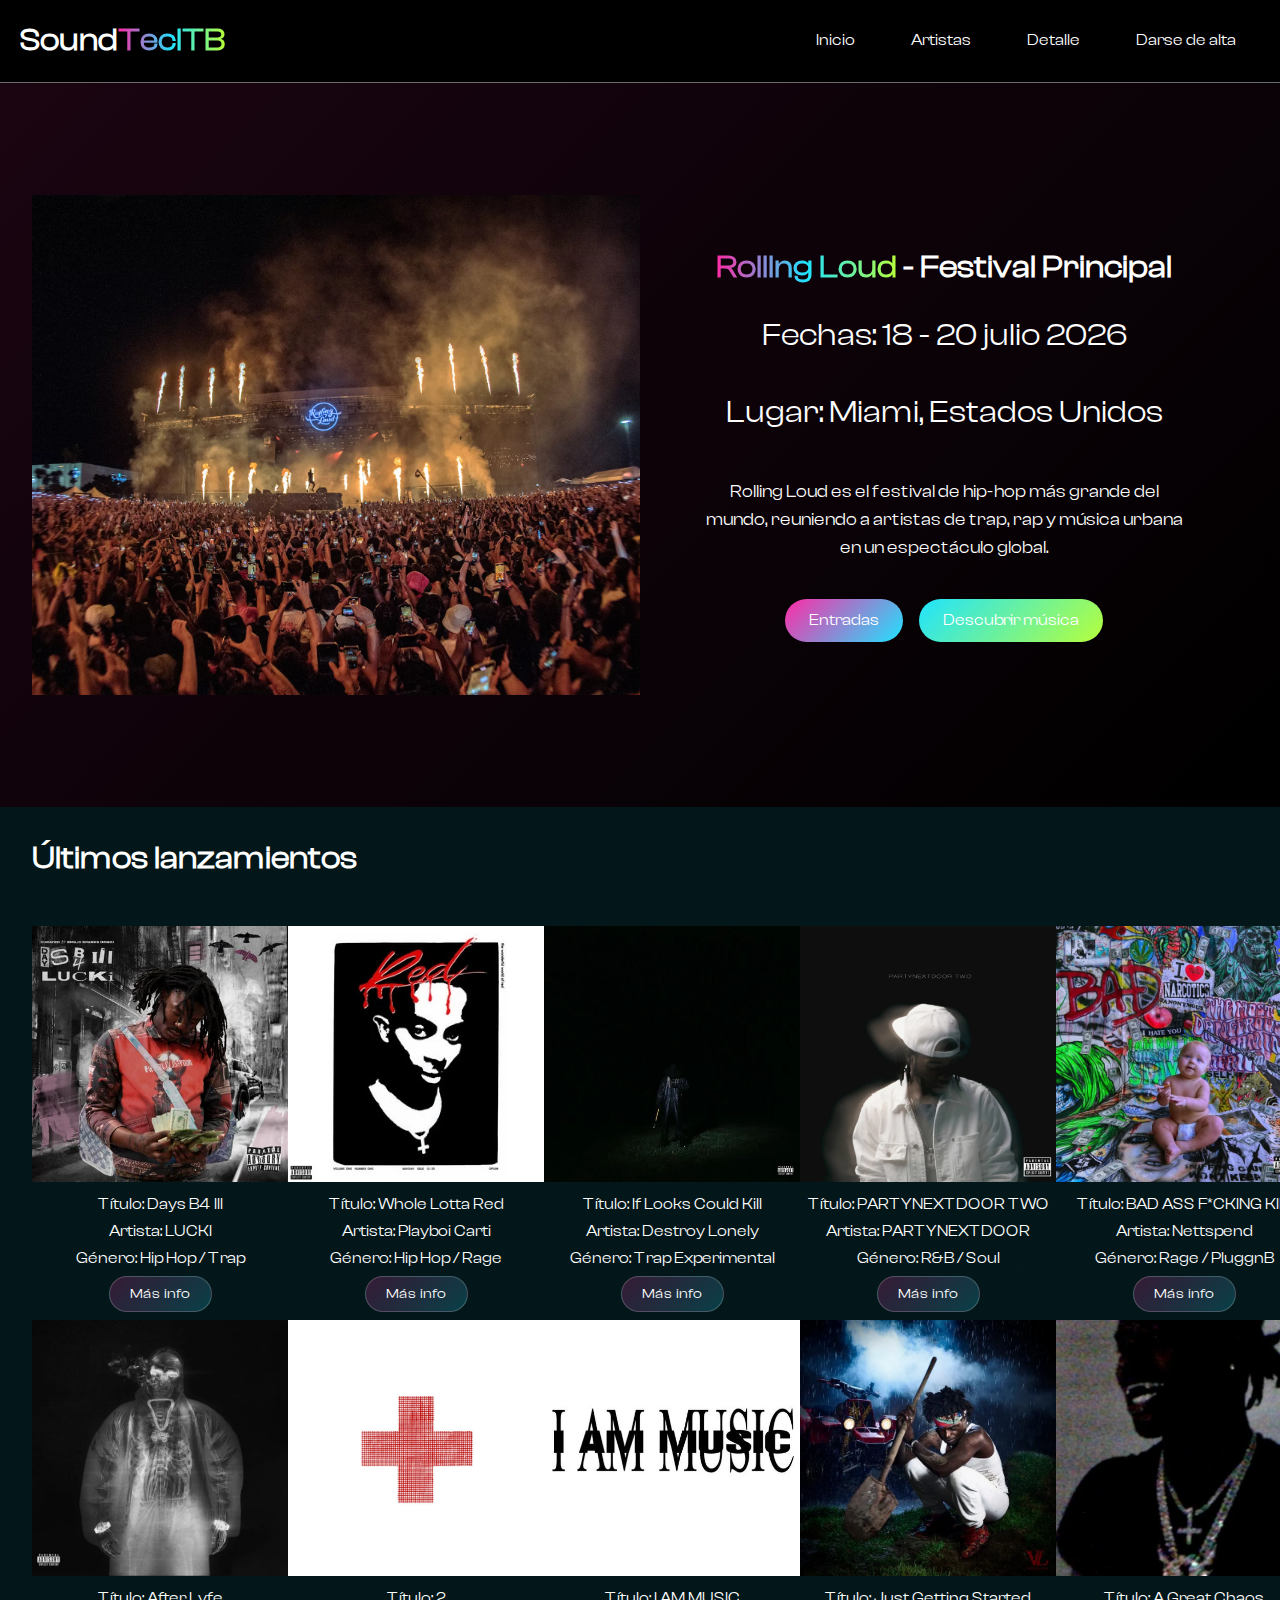
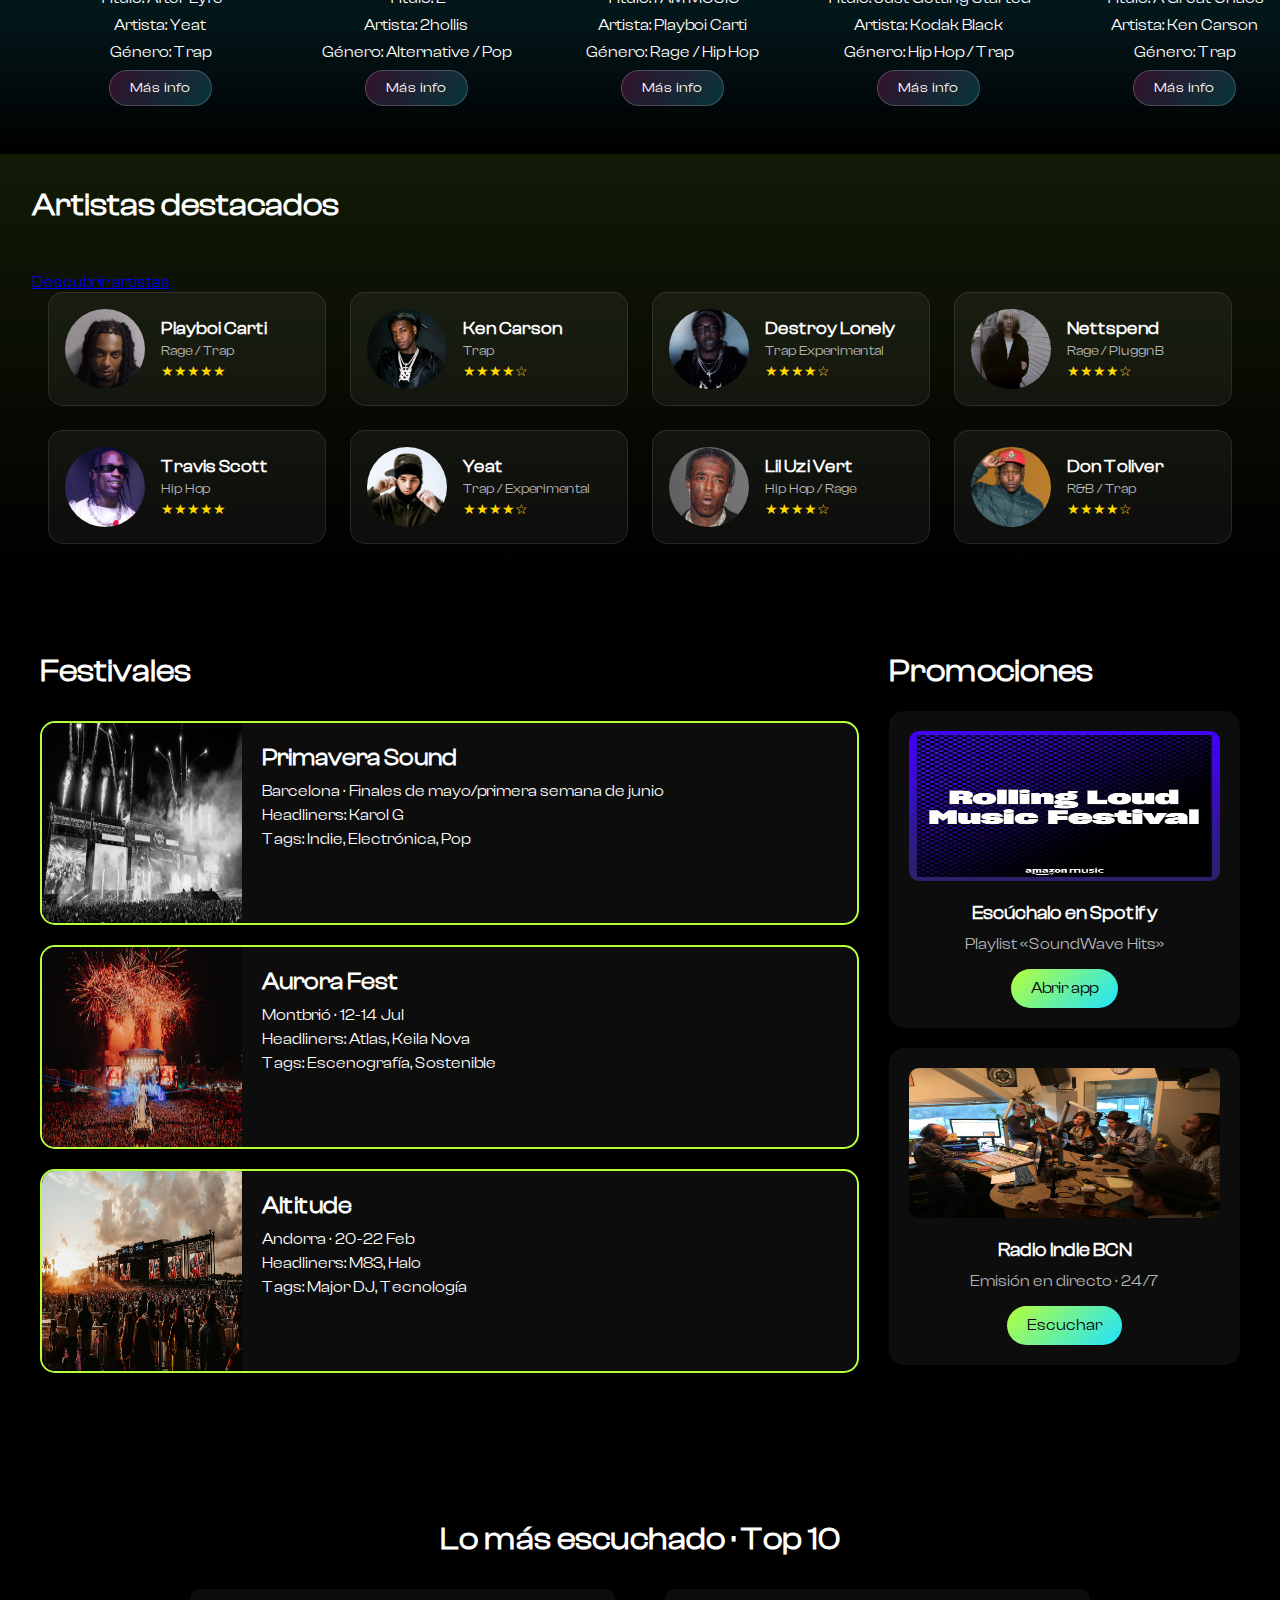
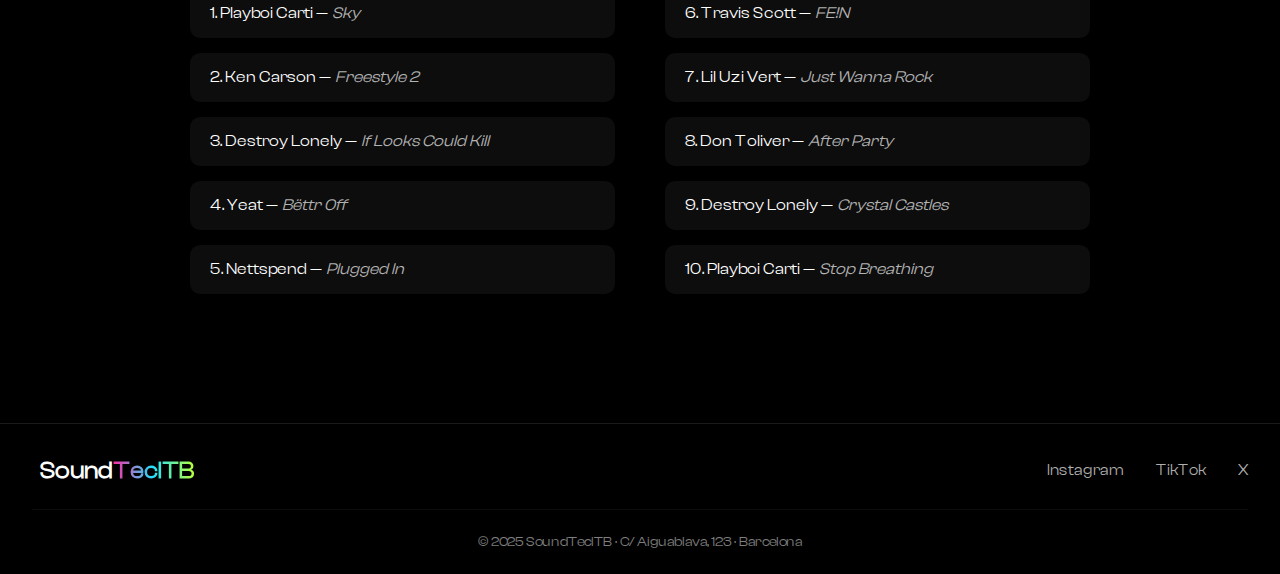
<file: index.html>
<!DOCTYPE html>
<html lang="es">

<head>
    <meta charset="UTF-8">
    <meta name="viewport" content="width=device-width, initial-scale=1.0">
    <link rel="stylesheet" href="global/css/index.css">
    <link rel="stylesheet" href="global/css/global.css">
    <link rel="icon" type="image/x-icon" href="resources/img/logo/blackLogo.ico">
    <title>SoundTecITB - Página principal</title>
</head>

<body>

    <!-- Header/Navbar -->
    <header>
        <nav>
            <h1>Sound<span>TecITB</span></h1>
            <ul class="horizontal-navBar">
                <li><a href="index.html">Inicio</a></li>
                <li><a href="pages/artists.html">Artistas</a></li>
                <li><a href="pages/details.html">Detalle</a></li>
                <li><a href="pages/alta.html">Darse de alta</a></li>
            </ul>
        </nav>
    </header>


    <!--Main Page-->
    <main class>
        <!--Primary festival-->
        <section class="primaryFestivalSection">
            <div class="container">
                <div class="primaryFestival">
                    <div class="primaryFestivalImage">
                        <img class="primaryFestivalImg" src="resources/img/cartelRollingLoud.webp" alt="Imagen del festival principal">
                    </div>
                    <div class="primaryFestivalText">
                        <h2><span>Rolling Loud</span> - Festival Principal</h2>
                        <p>Fechas: 18 - 20 julio 2026</p>
                        <p>Lugar: Miami, Estados Unidos</p>
                        <p>Rolling Loud es el festival de hip-hop más grande del mundo, reuniendo a artistas de trap, rap y música urbana en un espectáculo global.</p>

                        <div class="button-container">
                            <a href="">Entradas</a>
                            <a href="">Descubrir música</a>
                        </div>
                    </div>

                </div>
        </section>

        <!--Last releases (Albums/Songs)-->
        <section class="lastReleasesSection">
            <div class="container">
                <h2>Últimos lanzamientos</h2>

                <div class="flex-container">
                    <article>
                        <img src="resources/img/luckiAlbumOne.webp" alt="Portada del álbum 1">
                        <p>Título: Days B4 III</p>
                        <p>Artista: LUCKI</p>
                        <p>Género: Hip Hop / Trap</p>
                        <p><a href="pages/details.html">Más info</a></p>
                    </article>

                    <article>
                        <img src="resources/img/cartiAlbumTwo.webp" alt="Portada del álbum 2">
                        <p>Título: Whole Lotta Red</p>
                        <p>Artista: Playboi Carti</p>
                        <p>Género: Hip Hop / Rage</p>
                        <p><a href="pages/details.html">Más info</a></p>
                    </article>

                    <article>
                        <img src="resources/img/loneAlbumThree.webp" alt="Portada del álbum 3">
                        <p>Título: If Looks Could Kill</p>
                        <p>Artista: Destroy Lonely</p>
                        <p>Género: Trap Experimental</p>
                        <p><a href="pages/details.html">Más info</a></p>
                    </article>

                    <article>
                        <img src="resources/img/pndAlbumFour.webp" alt="Portada del álbum 4">
                        <p>Título: PARTYNEXTDOOR TWO</p>
                        <p>Artista: PARTYNEXTDOOR</p>
                        <p>Género: R&B / Soul</p>
                        <p><a href="pages/details.html">Más info</a></p>
                    </article>

                    <article>
                        <img src="resources/img/nettspendAlbumFive.webp" alt="Portada del álbum 5">
                        <p>Título: BAD ASS F*CKING KID</p>
                        <p>Artista: Nettspend</p>
                        <p>Género: Rage / PluggnB</p>
                        <p><a href="pages/details.html">Más info</a></p>
                    </article>
                </div>

                <div class="flex-container">
                    <article>
                        <img src="resources/img/yeatAlbumSix.webp" alt="Portada del álbum 6">
                        <p>Título: After Lyfe</p>
                        <p>Artista: Yeat</p>
                        <p>Género: Trap</p>
                        <p><a href="pages/details.html">Más info</a></p>
                    </article>

                    <article>
                        <img src="resources/img/2hollisAlbumSeven.webp" alt="Portada del álbum 7">
                        <p>Título: 2</p>
                        <p>Artista: 2hollis</p>
                        <p>Género: Alternative / Pop</p>
                        <p><a href="pages/details.html">Más info</a></p>
                    </article>

                    <article>
                        <img src="resources/img/cartiAlbumEight.webp" alt="Portada del álbum 8">
                        <p>Título: I AM MUSIC</p>
                        <p>Artista: Playboi Carti</p>
                        <p>Género: Rage / Hip Hop</p>
                        <p><a href="pages/details.html">Más info</a></p>
                    </article>

                    <article>
                        <img src="resources/img/kodakAlbumNine.webp" alt="Portada del álbum 9">
                        <p>Título: Just Getting Started</p>
                        <p>Artista: Kodak Black</p>
                        <p>Género: Hip Hop / Trap</p>
                        <p><a href="pages/details.html">Más info</a></p>
                    </article>

                    <article>
                        <img src="resources/img/kenAlbumTen.webp" alt="Portada del álbum 10">
                        <p>Título: A Great Chaos</p>
                        <p>Artista: Ken Carson</p>
                        <p>Género: Trap</p>
                        <p><a href="pages/details.html">Más info</a></p>
                    </article>
                </div>
            </div>
        </section>

        <!--Featured Artists-->
        <section class="featuredArtistsSection">
            <div class="container">
                <div class="button-container">
                    <h2>Artistas destacados</h2>
                    <a href="/pages/artists.html">Descubrir artistas</a>
                </div>

                <div class="artists-grid">
                    <!-- Artist Card 1 -->
                    <article class="artist-card">
                        <img src="resources/img/Artists/oneArtistCarti.webp" alt="Foto del artista Playboi Carti">
                        <div class="artist-info">
                            <h3>Playboi Carti</h3>
                            <p class="genre">Rage / Trap</p>
                            <p class="rating">★★★★★</p>
                        </div>
                    </article>

                    <!-- Artist Card 2 -->
                    <article class="artist-card">
                        <img src="resources/img/Artists/twoArtistKen.webp" alt="Foto del artista Ken Carson">
                        <div class="artist-info">
                            <h3>Ken Carson</h3>
                            <p class="genre">Trap</p>
                            <p class="rating">★★★★☆</p>
                        </div>
                    </article>

                    <!-- Artist Card 3 -->
                    <article class="artist-card">
                        <img src="resources/img/Artists/threeArtistLone.webp" alt="Foto del artista Destroy Lonely">
                        <div class="artist-info">
                            <h3>Destroy Lonely</h3>
                            <p class="genre">Trap Experimental</p>
                            <p class="rating">★★★★☆</p>
                        </div>
                    </article>

                    <!-- Artist Card 4 -->
                    <article class="artist-card">
                        <img src="resources/img/Artists/fourArtistNett.webp" alt="Foto del artista Nettspend">
                        <div class="artist-info">
                            <h3>Nettspend</h3>
                            <p class="genre">Rage / PluggnB</p>
                            <p class="rating">★★★★☆</p>
                        </div>
                    </article>

                    <!-- Artist Card 5 -->
                    <article class="artist-card">
                        <img src="resources/img/Artists/fiveArtistTravis.webp" alt="Foto del artista Travis Scott">
                        <div class="artist-info">
                            <h3>Travis Scott</h3>
                            <p class="genre">Hip Hop</p>
                            <p class="rating">★★★★★</p>
                        </div>
                    </article>

                    <!-- Artist Card 6 -->
                     <article class="artist-card">
                        <img src="resources/img/Artists/sixArtistYeat.webp" alt="Foto del artista Yeat">
                        <div class="artist-info">
                            <h3>Yeat</h3>
                            <p class="genre">Trap / Experimental</p>
                            <p class="rating">★★★★☆</p>
                        </div>
                    </article>

                    <!-- Artist Card 7 -->
                     <article class="artist-card">
                        <img src="resources/img/Artists/sevenArtistUzi.webp" alt="Foto del artista Lil Uzi Vert">
                        <div class="artist-info">
                            <h3>Lil Uzi Vert</h3>
                            <p class="genre">Hip Hop / Rage</p>
                            <p class="rating">★★★★☆</p>
                        </div>
                    </article>

                    <!-- Artist Card 8 -->
                     <article class="artist-card">
                        <img src="resources/img/Artists/eightArtistDon.webp" alt="Foto del artista Don Toliver">
                        <div class="artist-info">
                            <h3>Don Toliver</h3>
                            <p class="genre">R&B / Trap</p>
                            <p class="rating">★★★★☆</p>
                        </div>
                    </article>
                </div>
            </div>
        </section>
    </main>

        <!-- Festival/Aside Wrapper -->
        <div class="page-layout">
            <!-- Festivals -->
            <section class="festivalsSection">
                <h2>Festivales</h2>
                
                <article class="festival-card">
                    <img src="resources/img/otherConcerts/rollingLoudMiami.jpg" alt="Festival Rolling Loud">
                    <div class="festival-info">
                        <h3>Primavera Sound</h3>
                        <p>Barcelona · Finales de mayo/primera semana de junio</p>
                        <p>Headliners: Karol G</p>
                        <p>Tags: Indie, Electrónica, Pop</p>
                    </div>
                </article>

                <article class="festival-card">
                    <img src="resources/img/otherConcerts/wirelessFestival.jpg" alt="Festival Wireless">
                    <div class="festival-info">
                        <h3>Aurora Fest</h3>
                        <p>Montbrió · 12-14 Jul</p>
                        <p>Headliners: Atlas, Keila Nova</p>
                        <p>Tags: Escenografía, Sostenible</p>
                    </div>
                </article>

                <article class="festival-card">
                    <img src="resources/img/otherConcerts/rollingLoudPortugal.jpeg" alt="Festival Altitude">
                    <div class="festival-info">
                        <h3>Altitude</h3>
                        <p>Andorra · 20-22 Feb</p>
                        <p>Headliners: M83, Halo</p>
                        <p>Tags: Major DJ, Tecnología</p>
                    </div>
                </article>
            </section>

            <!-- Aside -->
            <aside>
                <h2>Promociones</h2>
                
                <div class="promo">
                    <img src="resources/img/ads/ad1.jpg" alt="Playlist Spotify">
                    <h3>Escúchalo en Spotify</h3>
                    <p>Playlist «SoundWave Hits»</p>
                    <a href="#">Abrir app</a>
                </div>

                <div class="promo">
                    <img src="resources/img/ads/ad2.jpg" alt="Radio">
                    <h3>Radio Indie BCN</h3>
                    <p>Emisión en directo · 24/7</p>
                    <a href="#">Escuchar</a>
                </div>
            </aside>
        </div>


        <!--Most listened songs-->
        <section class="topSongsSection">
            <div class="container">
                <h2>Lo más escuchado · Top 10</h2>
                
                <div class="top-songs-grid">
                    <!-- Left column (1-5) -->
                    <ol class="songs-column">
                        <li>Playboi Carti — <span>Sky</span></li>
                        <li>Ken Carson — <span>Freestyle 2</span></li>
                        <li>Destroy Lonely — <span>If Looks Could Kill</span></li>
                        <li>Yeat — <span>Bëttr 0ff</span></li>
                        <li>Nettspend — <span>Plugged In</span></li>
                    </ol>
                    
                    <!-- Right column (6-10) -->
                    <ol class="songs-column" start="6">
                        <li>Travis Scott — <span>FE!N</span></li>
                        <li>Lil Uzi Vert — <span>Just Wanna Rock</span></li>
                        <li>Don Toliver — <span>After Party</span></li>
                        <li>Destroy Lonely — <span>Crystal Castles</span></li>
                        <li>Playboi Carti — <span>Stop Breathing</span></li>
                    </ol>
                </div>
            </div>
        </section>


    <!--Footer-->
    <footer>
        <div class="footer-content">
            <div class="footer-top">
                <div class="footer-logo">
                    <h2>Sound<span>TecITB</span></h2>
                </div>
                
                <div class="footer-links">
                    <a href="https://instagram.com" target="_blank">Instagram</a>
                    <a href="https://tiktok.com" target="_blank">TikTok</a>
                    <a href="https://x.com" target="_blank">X</a>
                </div>
            </div>
            
            <div class="footer-bottom">
                <p>© 2025 SoundTecITB · C/ Aiguablava, 123 · Barcelona</p>
            </div>
        </div>
    </footer>

</body>


</html>
</file>
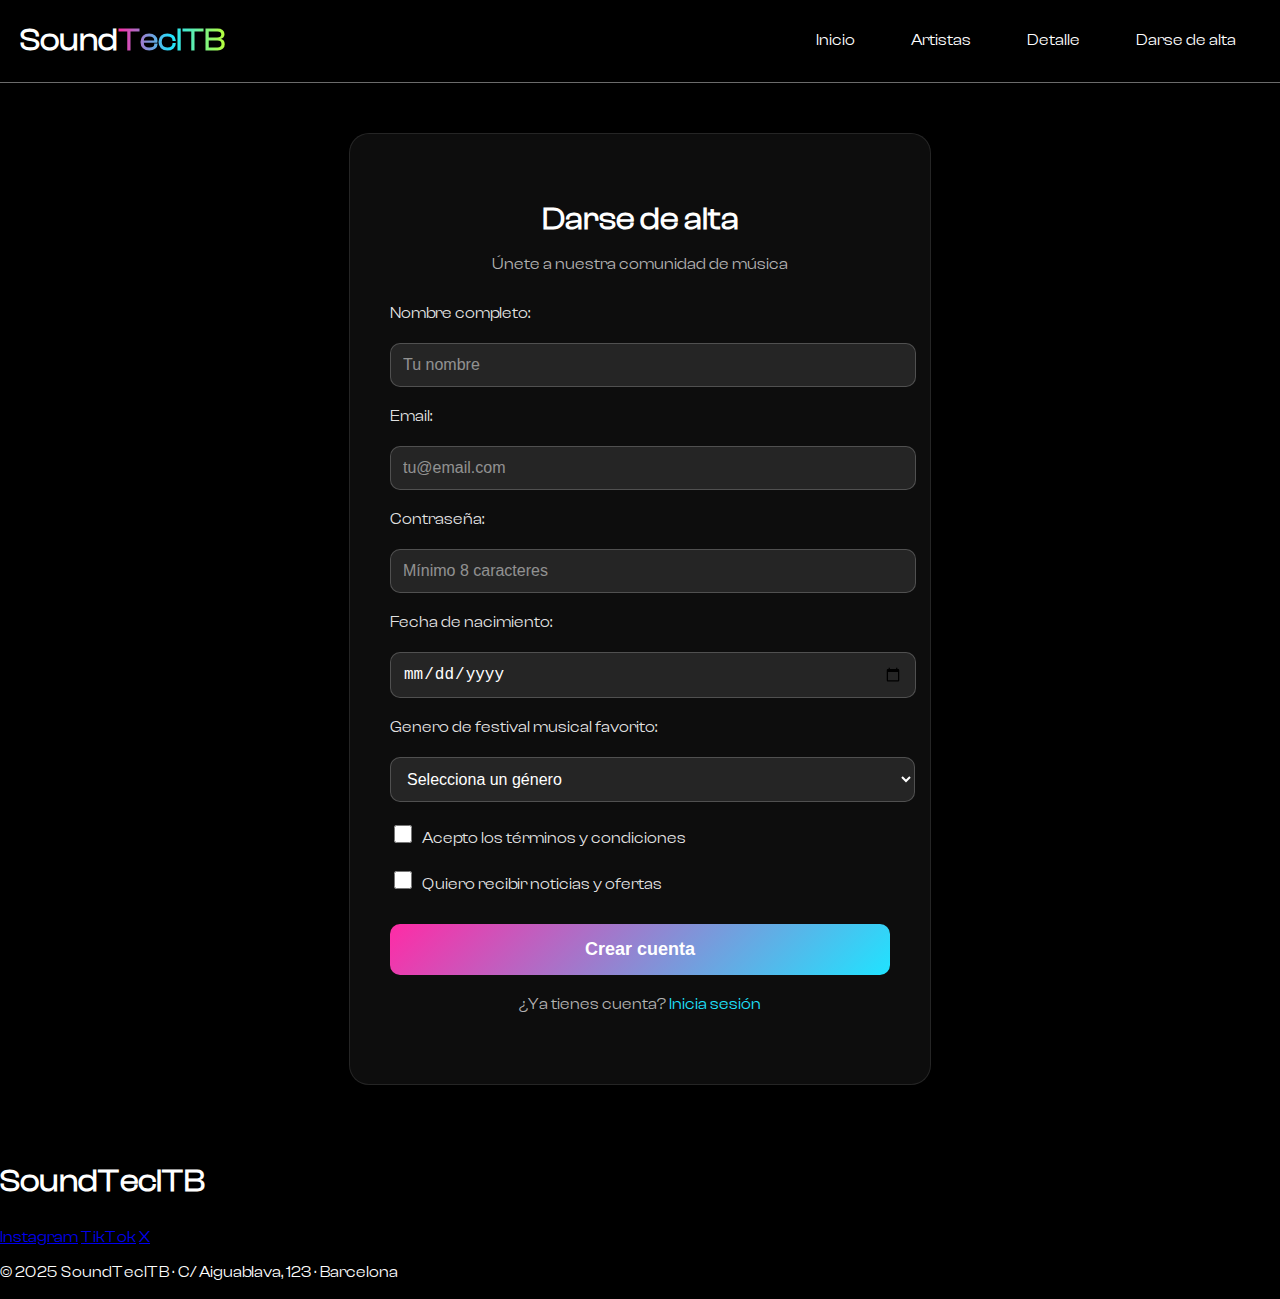
<file: pages/alta.html>
<!DOCTYPE html>
<html lang="es">

<head>
    <meta charset="UTF-8">
    <meta name="viewport" content="width=device-width, initial-scale=1.0">
    <link rel="stylesheet" href="../global/css/alta.css">
    <link rel="stylesheet" href="../global/css/global.css">
    <link rel="icon" type="image/x-icon" href="/resources/img/logo/blackLogo.ico">
    <title>SoundTecITB - Alta</title>
</head>

<body>
    <!-- Header/Navbar -->
    <header>
        <nav>
            <h1>Sound<span>TecITB</span></h1>
            <ul class="horizontal-navBar">
                <li><a href="../index.html">Inicio</a></li>
                <li><a href="artists.html">Artistas</a></li>
                <li><a href="details.html">Detalle</a></li>
                <li><a href="alta.html">Darse de alta</a></li>
            </ul>
        </nav>
    </header>

    <!-- Main Form -->
    <main>
        <section class="form-container">
            <h2>Darse de alta</h2>
            <p>Únete a nuestra comunidad de música</p>

            <form method="get">
                <label>Nombre completo:</label>
                <input type="text" placeholder="Tu nombre">

                <label>Email:</label>
                <input type="email" placeholder="tu@email.com">

                <label>Contraseña:</label>
                <input type="password" placeholder="Mínimo 8 caracteres">

                <label>Fecha de nacimiento:</label>
                <input type="date">

                <label>Genero de festival musical favorito:</label>
                <select>
                    <option>Selecciona un género</option>
                    <option>Hip Hop</option>
                    <option>Trap</option>
                    <option>Rap</option>
                    <option>R&B</option>
                    <option>Electrónica</option>
                    <option>Pop</option>
                    <option>Rock</option>
                </select>

                <label><input type="checkbox">Acepto los términos y condiciones</label>

                <label><input type="checkbox">Quiero recibir noticias y ofertas</label>

                <button type="submit">Crear cuenta</button>
            </form>

            <p class="login-link">¿Ya tienes cuenta? <a href="#">Inicia sesión</a></p>
        </section>
    </main>

    <!--Footer-->
    <footer>
        <div class="footer-content">
            <div class="footer-top">
                <div class="footer-logo">
                    <h2>Sound<span>TecITB</span></h2>
                </div>
                
                <div class="footer-links">
                    <a href="https://instagram.com" target="_blank">Instagram</a>
                    <a href="https://tiktok.com" target="_blank">TikTok</a>
                    <a href="https://x.com" target="_blank">X</a>
                </div>
            </div>
            
            <div class="footer-bottom">
                <p>© 2025 SoundTecITB · C/ Aiguablava, 123 · Barcelona</p>
            </div>
        </div>
    </footer>
</body>

</html>
</file>
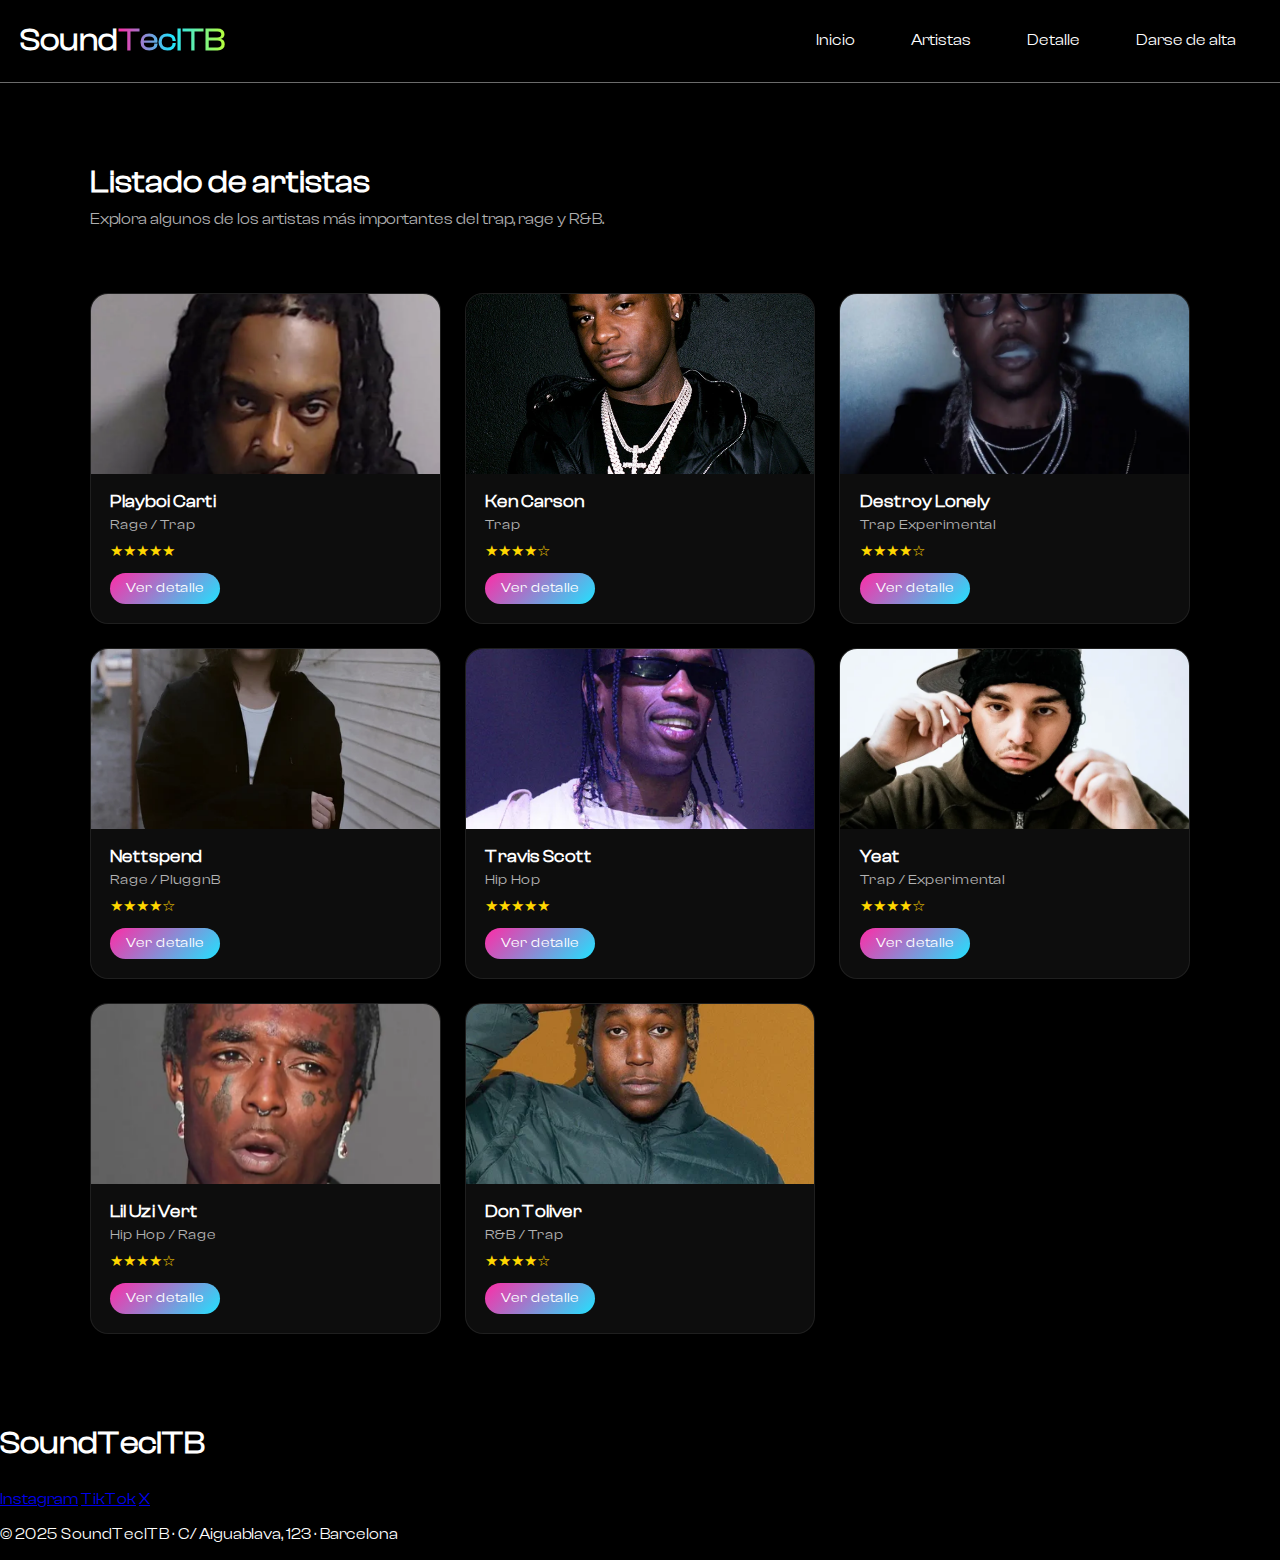
<file: pages/artists.html>
<!DOCTYPE html>
<html lang="es">

<head>
    <meta charset="UTF-8">
    <meta name="viewport" content="width=device-width, initial-scale=1.0">
    <link rel="stylesheet" href="../global/css/global.css">
    <link rel="stylesheet" href="../global/css/artists.css">
    <link rel="icon" type="image/x-icon" href="../resources/img/logo/blackLogo.ico">
    <title>SoundTecITB - Artistas</title>
</head>

<body>
    <!-- Header/Navbar (igual que en index) -->
    <header>
        <nav>
            <h1>Sound<span>TecITB</span></h1>
            <ul class="horizontal-navBar">
                <li><a href="../index.html" target="_blank">Inicio</a></li>
                <li><a href="artists.html" target="_blank">Artistas</a></li>
                <li><a href="details.html" target="_blank">Detalle</a></li>
                <li><a href="alta.html" target="_blank">Darse de alta</a></li>
            </ul>
        </nav>
    </header>

    <!-- Main -->
    <main class="artists-page">
        <!-- Arist title "header" -->
        <section class="artists-header">
            <div class="artists-header-inner">
                <h2>Listado de artistas</h2>
                <p>Explora algunos de los artistas más importantes del trap, rage y R&B.</p>
            </div>
        </section>

        <!-- Artist list -->
        <section class="artists-list">
            <!-- Artist 1 -->
            <article class="artist-item">
                <img src="../resources/img/Artists/oneArtistCarti.webp" alt="Playboi Carti">
                <div class="artist-data">
                    <h3>Playboi Carti</h3>
                    <p class="style">Rage / Trap</p>
                    <p class="rating">★★★★★</p>
                    <a href="/detalle.html" class="detail-link">Ver detalle</a>
                </div>
            </article>

            <!-- Artist 2 -->
            <article class="artist-item">
                <img src="../resources/img/Artists/twoArtistKen.webp" alt="Ken Carson">
                <div class="artist-data">
                    <h3>Ken Carson</h3>
                    <p class="style">Trap</p>
                    <p class="rating">★★★★☆</p>
                    <a href="/detalle.html" class="detail-link">Ver detalle</a>
                </div>
            </article>

            <!-- Artist 3 -->
            <article class="artist-item">
                <img src="../resources/img/Artists/threeArtistLone.webp" alt="Destroy Lonely">
                <div class="artist-data">
                    <h3>Destroy Lonely</h3>
                    <p class="style">Trap Experimental</p>
                    <p class="rating">★★★★☆</p>
                    <a href="/detalle.html" class="detail-link">Ver detalle</a>
                </div>
            </article>

            <!-- Artist 4 -->
            <article class="artist-item">
                <img src="../resources/img/Artists/fourArtistNett.webp" alt="Nettspend">
                <div class="artist-data">
                    <h3>Nettspend</h3>
                    <p class="style">Rage / PluggnB</p>
                    <p class="rating">★★★★☆</p>
                    <a href="/detalle.html" class="detail-link">Ver detalle</a>
                </div>
            </article>

            <!-- Artist 5 -->
            <article class="artist-item">
                <img src="../resources/img/Artists/fiveArtistTravis.webp" alt="Travis Scott">
                <div class="artist-data">
                    <h3>Travis Scott</h3>
                    <p class="style">Hip Hop</p>
                    <p class="rating">★★★★★</p>
                    <a href="/detalle.html" class="detail-link">Ver detalle</a>
                </div>
            </article>

            <!-- Artist 6 -->
            <article class="artist-item">
                <img src="../resources/img/Artists/sixArtistYeat.webp" alt="Yeat">
                <div class="artist-data">
                    <h3>Yeat</h3>
                    <p class="style">Trap / Experimental</p>
                    <p class="rating">★★★★☆</p>
                    <a href="/detalle.html" class="detail-link">Ver detalle</a>
                </div>
            </article>

            <!-- Artist 7 -->
            <article class="artist-item">
                <img src="../resources/img/Artists/sevenArtistUzi.webp" alt="Lil Uzi Vert">
                <div class="artist-data">
                    <h3>Lil Uzi Vert</h3>
                    <p class="style">Hip Hop / Rage</p>
                    <p class="rating">★★★★☆</p>
                    <a href="/detalle.html" class="detail-link">Ver detalle</a>
                </div>
            </article>

            <!-- Artist 8 -->
            <article class="artist-item">
                <img src="../resources/img/Artists/eightArtistDon.webp" alt="Don Toliver">
                <div class="artist-data">
                    <h3>Don Toliver</h3>
                    <p class="style">R&B / Trap</p>
                    <p class="rating">★★★★☆</p>
                    <a href="/detalle.html" class="detail-link">Ver detalle</a>
                </div>
            </article>
        </section>
    </main>

    <!-- Footer -->
    <footer>
        <div class="footer-content">
            <div class="footer-top">
                <div class="footer-logo">
                    <h2>Sound<span>TecITB</span></h2>
                </div>
                
                <div class="footer-links">
                    <a href="https://instagram.com" target="_blank">Instagram</a>
                    <a href="https://tiktok.com" target="_blank">TikTok</a>
                    <a href="https://x.com" target="_blank">X</a>
                </div>
            </div>
            
            <div class="footer-bottom">
                <p>© 2025 SoundTecITB · C/ Aiguablava, 123 · Barcelona</p>
            </div>
        </div>
    </footer>
</body>
</html>
</file>
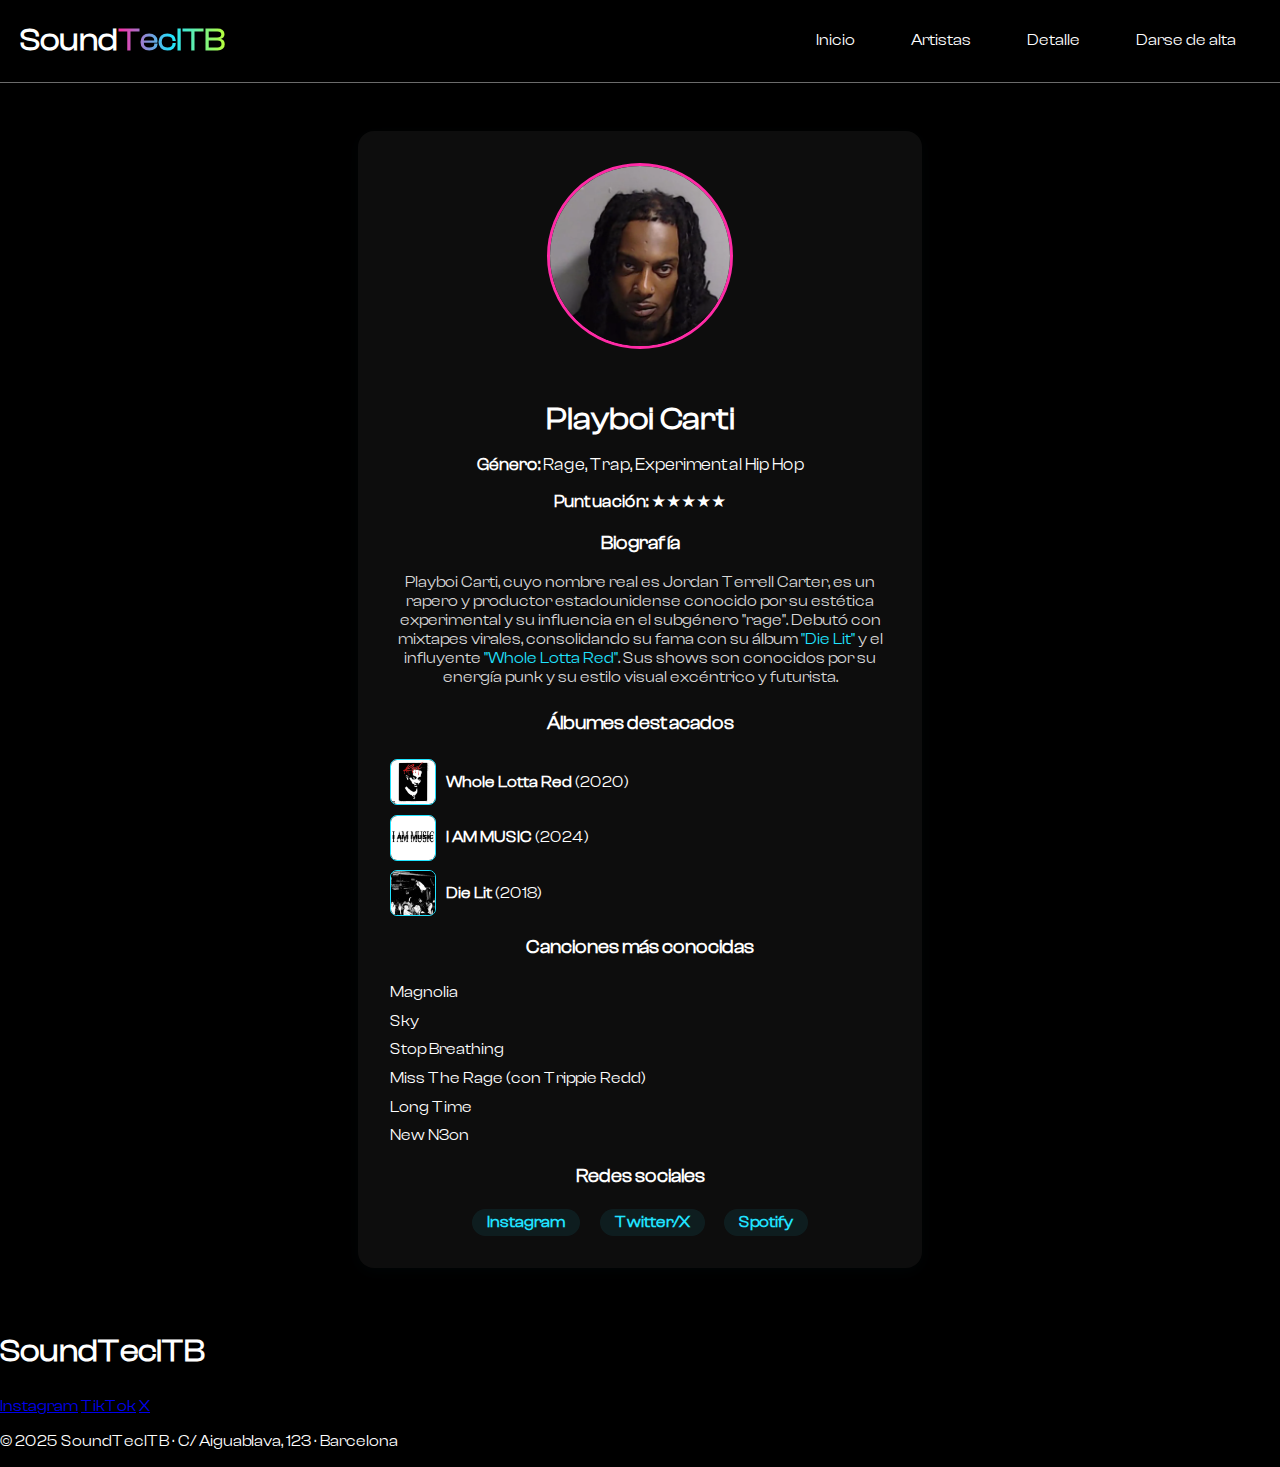
<file: pages/details.html>
<!DOCTYPE html>
<html lang="es">

<head>
    <meta charset="UTF-8">
    <meta name="viewport" content="width=device-width, initial-scale=1.0">
    <link rel="stylesheet" href="../global/css/global.css">
    <link rel="stylesheet" href="../global/css/details.css">
    <link rel="icon" type="image/x-icon" href="../resources/img/logo/blackLogo.ico">
    <title>SoundTecITB - Playboi Carti</title>
</head>

<body>
    <!-- Header/Navbar -->
    <header>
        <nav>
            <h1>Sound<span>TecITB</span></h1>
            <ul class="horizontal-navBar">
                <li><a href="../index.html" target="_blank">Inicio</a></li>
                <li><a href="artists.html" target="_blank">Artistas</a></li>
                <li><a href="details.html" target="_blank">Detalle</a></li>
                <li><a href="alta.html" target="_blank">Darse de alta</a></li>
            </ul>
        </nav>
    </header>

    <main>
        <section class="artist-detail">

            <article class="artist-main">
                <img class="artist-img" src="../resources/img/Artists/oneArtistCarti.webp" alt="Playboi Carti">
                <h2 class="artist-name">Playboi Carti</h2>
                <p class="artist-style"><strong>Género:</strong> Rage, Trap, Experimental Hip Hop</p>
                <p class="artist-rating"><strong>Puntuación:</strong> ★★★★★</p>
            </article>

            <article class="artist-bio-section">
                <h3>Biografía</h3>
                <p class="artist-bio">
                    Playboi Carti, cuyo nombre real es Jordan Terrell Carter, es un rapero y productor estadounidense conocido por su estética experimental y su influencia en el subgénero "rage". Debutó con mixtapes virales, consolidando su fama con su álbum <span class="album-title">"Die Lit"</span> y el influyente <span class="album-title">"Whole Lotta Red"</span>. Sus shows son conocidos por su energía punk y su estilo visual excéntrico y futurista.
                </p>
            </article>

            <article class="artist-albums-section">
                <h3>Álbumes destacados</h3>
                <ul class="albums-list">
                    <li>
                        <img src="../resources/img/cartiAlbumTwo.webp" alt="Whole Lotta Red" class="mini-album">
                        <span><strong>Whole Lotta Red</strong> (2020)</span>
                    </li>
                    <li>
                        <img src="../resources/img/cartiAlbumEight.webp" alt="I AM MUSIC" class="mini-album">
                        <span><strong>I AM MUSIC</strong> (2024)</span>
                    </li>
                    <li>
                        <img src="../resources/img/cartiAlbumThree.jpg" alt="Die Lit" class="mini-album">
                        <span><strong>Die Lit</strong> (2018)</span>
                    </li>
                </ul>
            </article>

            <article class="artist-songs-section">
                <h3>Canciones más conocidas</h3>
                <ol class="songs-list">
                    <li>Magnolia</li>
                    <li>Sky</li>
                    <li>Stop Breathing</li>
                    <li>Miss The Rage (con Trippie Redd)</li>
                    <li>Long Time</li>
                    <li>New N3on</li>
                </ol>
            </article>

            <article class="artist-social-section">
                <h3>Redes sociales</h3>
                <div class="artist-links">
                    <a href="https://instagram.com/playboicarti" target="_blank">Instagram</a>
                    <a href="https://twitter.com/playboicarti" target="_blank">Twitter/X</a>
                    <a href="https://open.spotify.com/artist/699OTZBiGXzsEhXcfvWWlC" target="_blank">Spotify</a>
                </div>
            </article>
            
        </section>
    </main>

    <footer>
        <div class="footer-content">
            <div class="footer-top">
                <div class="footer-logo">
                    <h2>Sound<span>TecITB</span></h2>
                </div>
                <div class="footer-links">
                    <a href="https://instagram.com" target="_blank">Instagram</a>
                    <a href="https://tiktok.com" target="_blank">TikTok</a>
                    <a href="https://x.com" target="_blank">X</a>
                </div>
            </div>
            <div class="footer-bottom">
                <p>© 2025 SoundTecITB · C/ Aiguablava, 123 · Barcelona</p>
            </div>
        </div>
    </footer>
</body>
</html>
</file>
<file: global/css/index.css>
/*
* {
  outline: 1px solid rgba(255, 0, 0, 0.2);
}
*/

/*Main*/

.container {
  max-width: 95%;
  margin: 0 auto;
}

/*Main Concert*/

.primaryFestivalSection {
  background: linear-gradient(135deg, rgba(255, 43, 166, 0.1) 0%, rgba(0, 0, 0, 1) 100%);
  margin: 0;
  padding: 0;
}

.primaryFestival {
  display: flex;
  width: 100%;
  padding-top: 7rem;
  padding-bottom: 7rem;
}

.primaryFestivalImage,
.primaryFestivalText {
  flex: 1 1 50%; 
  box-sizing: border-box;
}

.primaryFestivalImage {
  overflow: hidden;
}

.primaryFestivalImg {
  width: 100%;
  height: 100%;
  object-fit: cover;
  display: block;
}

.primaryFestivalText {
  padding: 2rem 4rem;
  display: flex;
  flex-direction: column;
  justify-content: space-evenly;
  align-items: center;
  text-align: center;
  min-height: 500px;
}

.primaryFestivalText h2 {
  font-size: 200%;
  margin: 0;
}

.primaryFestivalText h2 span {
  color: #FF2BA6;
  background-image: var(--gradient);
  background-clip: text;
  -webkit-background-clip: text;
  -webkit-text-fill-color: transparent;
  display: inline-block;
}

.primaryFestivalText p:nth-of-type(1),
.primaryFestivalText p:nth-of-type(2) {
  font-size: 200%;
  margin: 0.5rem 0;
  font-weight: 400;
}


.primaryFestivalText p:nth-of-type(3) {
  max-width: 600px; 
  line-height: 1.6; 
  font-size: 1.1rem;
  margin: 1rem 0;
}

.primaryFestivalText .button-container {
  display: flex;
  flex-direction: row;
  gap: 1rem; 
  justify-content: center;
  align-items: center;
}

.primaryFestivalText a {
  color: #fff;
  text-decoration: none;
  padding: 0.75rem 1.5rem;
  border-radius: 25px;
  transition: all 0.3s ease;
  border: none;
}

/*Ref: https://gradientbuttons.colorion.co/*/
/*Ref: https://cssgradient.io/*/

/* First button: Pink to Cyan gradient */
.primaryFestivalText a:first-of-type {
  background: linear-gradient(135deg, #FF2BA6 0%, #20E3FF 100%);
}

.primaryFestivalText a:first-of-type:hover {
  background: linear-gradient(135deg, #FF2BA6 0%, #FF2BA6 50%, #20E3FF 100%);
  transform: translateY(-2px);
  box-shadow: 0 4px 15px rgba(255, 43, 166, 0.4);
}

/* Second button: Cyan to Lime gradient */
.primaryFestivalText a:last-of-type {
  background: linear-gradient(135deg, #20E3FF 0%, #B6FF3B 100%);
}

.primaryFestivalText a:last-of-type:hover {
  background: linear-gradient(135deg, #20E3FF 0%, #20E3FF 50%, #B6FF3B 100%);
  transform: translateY(-2px);
  box-shadow: 0 4px 15px rgba(32, 227, 255, 0.4);
}

/*Last Releases*/

.lastReleasesSection {
  background: linear-gradient(180deg, rgba(32, 227, 255, 0.1) 85%, rgba(0, 0, 0, 1) 100%);
  margin: 0;
  padding: 0;
  padding-bottom: 2.5rem;
}

.flex-container {
  display: flex;
  justify-content: space-around;
}

.lastReleasesSection h2 {
  padding-top: 2rem;
  margin: 0 0 3rem 0;
}

.lastReleasesSection img {
  width: 256px;
  height: 256px;
  object-fit: cover;
}

/*Ref: https://github.com/youneslaaroussi/ui-buttons */
.lastReleasesSection a {
  display: inline-block;
  color: #fff;
  text-decoration: none;
  padding: 0.5rem 1.25rem;
  font-size: 0.9rem;
  border-radius: 20px;
  transition: all 0.3s ease;
  border: 1px solid rgba(255, 255, 255, 0.2);
  background: linear-gradient(135deg, rgba(255, 43, 166, 0.2) 0%, rgba(32, 227, 255, 0.2) 100%);
}

.lastReleasesSection a:hover {
  background: linear-gradient(135deg, #FF2BA6 0%, #20E3FF 100%);
  border-color: transparent;
  transform: translateY(-2px);
  box-shadow: 0 4px 12px rgba(255, 43, 166, 0.3);
}


.lastReleasesSection p {
  text-align: center;
  margin: 0.5rem 0; 
}

/*Featured Artists*/

.featuredArtistsSection {
  background: linear-gradient(180deg, rgba(182, 255, 59, 0.1) 0%, #000 100%);
  padding: 2rem 0;
}

.featuredArtistsSection h2 {
  margin: 0 0 3rem 0;
}

/*Ref: https://dev.to/m97chahboun/responsive-card-layout-with-css-grid-a-step-by-step-guide-3ej1 */
.artists-grid {
  display: grid;
  grid-template-columns: repeat(4, 1fr);
  gap: 1.5rem;
  max-width: 1400px;
  margin: 0 auto;
  padding: 0 1rem;
}

.artist-card {
  display: flex;
  align-items: center;
  background: rgba(255, 255, 255, 0.05);
  border-radius: 15px;
  padding: 1rem;
  border: 1px solid rgba(255, 255, 255, 0.1);
  transition: all 0.3s ease;
}

.artist-card:hover {
  background: rgba(255, 255, 255, 0.1);
  transform: translateY(-5px);
  box-shadow: 0 8px 20px rgba(255, 43, 166, 0.2);
}

.artist-card img {
  width: 80px;
  height: 80px;
  border-radius: 50%;
  object-fit: cover;
  margin-right: 1rem;
}

.artist-info h3 {
  margin: 0 0 0.25rem 0;
  font-size: 1.1rem;
}

.artist-info .genre {
  margin: 0 0 0.25rem 0;
  font-size: 0.85rem;
  color: rgba(255, 255, 255, 0.7);
}

.artist-info .rating {
  margin: 0;
  font-size: 0.9rem;
  color: #FFD700;
}

/* Layout for festivals and aside */
.page-layout {
  display: flex;
  max-width: 1200px;
  margin: 50px auto;
  gap: 30px;
}

/* Festivals section | 70% width */
.festivalsSection {
  width: 70%;
}

.festivalsSection h2 {
  margin-bottom: 30px;
}

/* Festival card */
.festival-card {
  display: flex;
  background-color: rgba(255, 255, 255, 0.05);
  border: 2px solid #B6FF3B;
  border-radius: 15px;
  margin-bottom: 20px;
  overflow: hidden;
}

.festival-card img {
  width: 200px;
  height: 200px;
}

.festival-info {
  padding: 20px;
}

.festival-info h3 {
  margin: 0 0 10px 0;
  font-size: 24px;
}

.festival-info p {
  margin: 5px 0;
}

/* Aside | 30% width */
aside {
  width: 30%;
}

aside h2 {
  margin-bottom: 20px;
}

/* Promo card */
.promo {
  background-color: rgba(255, 255, 255, 0.05);
  border-radius: 15px;
  padding: 20px;
  margin-bottom: 20px;
  text-align: center;
}

.promo img {
  width: 100%;
  height: 150px;
  border-radius: 10px;
  margin-bottom: 15px;
}

.promo h3 {
  margin: 0 0 10px 0;
}

.promo p {
  margin: 0 0 15px 0;
  color: rgba(255, 255, 255, 0.7);
}

.promo a {
  display: inline-block;
  background: linear-gradient(135deg, #B6FF3B, #20E3FF);
  color: black;
  padding: 10px 20px;
  border-radius: 20px;
  text-decoration: none;
}

/* Top 10 most listened songs */

.topSongsSection {
  background-color: #000;
  padding: 50px 0;
}

.topSongsSection h2 {
  margin-bottom: 30px;
  text-align: center;
}

/* Two column layout */
.top-songs-grid {
  display: flex;
  gap: 50px;
  max-width: 900px;
  margin: 0 auto;
}

/* Each column */
.songs-column {
  width: 50%;
  list-style-position: inside;
  padding: 0;
  margin: 0;
}

.songs-column li {
  background-color: rgba(255, 255, 255, 0.05);
  padding: 15px 20px;
  margin-bottom: 15px;
  border-radius: 10px;
  font-size: 16px;
}

/* Song title styling */
.songs-column li span {
  font-style: italic;
  color: rgba(255, 255, 255, 0.7);
}

/* Footer */

footer {
  background-color: #000;
  border-top: 1px solid rgba(255, 255, 255, 0.1);
  padding: 2rem 0 1.5rem 0;
  margin-top: 4rem;
}

.footer-content {
  max-width: 95%;
  margin: 0 auto;
}

.footer-top {
  display: flex;
  justify-content: space-between;
  align-items: center;
  padding-bottom: 1.5rem;
  border-bottom: 1px solid rgba(255, 255, 255, 0.05);
}

/* Footer logo */
.footer-logo h2 {
  margin: 0;
  padding-left: 0.5rem;
  font-size: 1.5rem;
  user-select: none;
}

.footer-logo span {
  color: #FF2BA6;
  background-image: var(--gradient);
  background-clip: text;
  -webkit-background-clip: text;
  -webkit-text-fill-color: transparent;
}

/* Social links */
.footer-links {
  display: flex;
  gap: 2rem;
}

.footer-links a {
  color: rgba(255, 255, 255, 0.7);
  text-decoration: none;
  font-size: 0.95rem;
  transition: color 0.3s ease;
}

.footer-links a:hover {
  color: #20E3FF;
}

/* Footer bottom */
.footer-bottom {
  text-align: center;
  padding-top: 1.5rem;
}

.footer-bottom p {
  margin: 0;
  font-size: 0.85rem;
  color: rgba(255, 255, 255, 0.5);
}
</file>
<file: global/css/global.css>
/*
* {
  outline: 1px solid rgba(255, 0, 0, 0.2);
}
*/

:root {
  --gradient: linear-gradient(90deg,rgba(255, 43, 166, 1) 0%, rgba(32, 227, 255, 1) 50%, rgba(182, 255, 59, 1) 100%);
}

@font-face {
  font-family: 'ClashDisplay-Regular';
  src: url('../fonts/ClashDisplay-Regular.woff2') format('woff2'),
       url('../fonts/ClashDisplay-Regular.woff') format('woff'),
       url('../fonts/ClashDisplay-Regular.ttf') format('truetype');
  font-weight: 400;
  font-display: swap;
  font-style: normal;
}

/* Hide scrollbar for Chrome, Safari and Opera */
::-webkit-scrollbar {
  display: none;
}

/* Hide scrollbar for IE, Edge and Firefox */
html, body {
  -ms-overflow-style: none; /* Inetrnet explorer and Edge */
  scrollbar-width: none; /* Firefox */
}

html {
  scroll-behavior: smooth;
}

body {
  background-color: #000;
  color: white;
  margin: 0;
  font-family: ClashDisplay-Regular;
}

/* Shared Header in every page */

h1 {
  user-select: none;
}

h1 span{
  color: #FF2BA6;
  background-image: var(--gradient);
  background-clip: text;
  -webkit-background-clip: text;
  -webkit-text-fill-color: transparent;
  display: inline-block;
}

h2 {
  font-size: 200%;
}

header {
  position: sticky;
  top: 0;
  border-bottom: 1px solid #ffffff6b;
}

.horizontal-navBar {
  display: flex;
  align-items: center;
}

.horizontal-navBar li:nth-child(2) { /* Logo is first child */
  margin-left: auto;
}

header nav {
  display: flex;
  align-items: center;
  justify-content: space-between;
  background-color: #000;
  padding: 0 20px;
}

ul.horizontal-navBar {
  list-style-type: none;
  margin: 0;
  padding: 0;
  display: flex;
  align-items: center;
  gap: 8px;
}

ul.horizontal-navBar li {
  display: flex;
  align-items: center;
}

ul.horizontal-navBar a {
  display: block;
  color: white;
  text-align: center;
  padding: 16px 24px;
  text-decoration: none;
  transition: border-radius 0.2s ease;
  border-radius: 15px;
}


ul.horizontal-navBar a:hover {
  background-color: #111;
  border-radius: 20px; 
}
</file>
<file: global/css/alta.css>
/* Main form section */
main {
    display: flex;
    justify-content: center;
    align-items: center;
    min-height: 80vh;
    padding: 50px 20px;
}

.form-container {
    background-color: rgba(255, 255, 255, 0.05);
    border: 1px solid rgba(255, 255, 255, 0.1);
    border-radius: 20px;
    padding: 40px;
    width: 100%;
    max-width: 500px;
}

.form-container h2 {
    font-size: 32px;
    margin-bottom: 10px;
    text-align: center;
}

.form-container > p {
    text-align: center;
    color: rgba(255, 255, 255, 0.7);
    margin-bottom: 30px;
}

/* Form elements */
form {
    display: flex;
    flex-direction: column;
    gap: 20px;
}

label {
    font-size: 16px;
    color: rgba(255, 255, 255, 0.9);
}

input[type="text"],
input[type="email"],
input[type="password"],
input[type="date"],
select {
    width: 100%;
    padding: 12px;
    background-color: rgba(255, 255, 255, 0.1);
    border: 1px solid rgba(255, 255, 255, 0.2);
    border-radius: 10px;
    color: white;
    font-size: 16px;
}

select {
    width: 105%;
}

/* Options inside select*/
option {
    color: black;
}

input::placeholder {
    color: rgba(255, 255, 255, 0.5);
}

select {
    cursor: pointer;
}

/* Checkbox styling */
label input[type="checkbox"] {
    margin-right: 10px;
    width: 18px;
    height: 18px;
}

/* Submit button */
button {
    background: linear-gradient(135deg, #FF2BA6, #20E3FF);
    color: white;
    padding: 15px;
    border: none;
    border-radius: 10px;
    font-size: 18px;
    font-weight: bold;
    cursor: pointer;
    margin-top: 10px;
}

button:hover {
    opacity: 0.9;
}

/* Login link */
.login-link {
    text-align: center;
    margin-top: 20px;
    color: rgba(255, 255, 255, 0.7);
}

.login-link a {
    color: #20E3FF;
    text-decoration: none;
}

.login-link a:hover {
    text-decoration: underline;
}
</file>
<file: global/css/artists.css>
body {
  background-color: #000;
  color: #fff;
  margin: 0;
}

/* Container */
.artists-page {
  padding: 3rem 0 4rem 0;
}

.artists-header {
  margin-bottom: 2rem;
}

.artists-header-inner {
  max-width: 1100px;
  margin: 0 auto;
  padding: 2rem 1rem;
}

.artists-header-inner h2 {
  margin: 0 0 0.5rem 0;
  font-size: 2rem;
}

.artists-header-inner p {
  margin: 0;
  color: rgba(255, 255, 255, 0.7);
}

/* Artist Grid (Vertical) */
.artists-list {
  max-width: 1100px;
  margin: 0 auto;
  padding: 0 1rem;
  display: grid;
  grid-template-columns: repeat(auto-fit, minmax(260px, 1fr));
  gap: 1.5rem;
}

/* Artist card */
.artist-item {
  background: rgba(255, 255, 255, 0.05);
  border-radius: 18px;
  overflow: hidden;
  border: 1px solid rgba(255, 255, 255, 0.08);
  display: flex;
  flex-direction: column;
  transition: transform 0.2s ease, box-shadow 0.2s ease;
}

.artist-item:hover {
  transform: translateY(-4px);
  box-shadow: 0 10px 25px rgba(0, 0, 0, 0.6);
}

/* Image up to all width */
.artist-item img {
  width: 100%;
  height: 180px;
  object-fit: cover;
}

/* Artists info */
.artist-data {
  padding: 1rem 1.2rem 1.2rem 1.2rem;
}

.artist-data h3 {
  margin: 0 0 0.25rem 0;
  font-size: 1.1rem;
}

.artist-data .style {
  margin: 0 0 0.5rem 0;
  font-size: 0.9rem;
  color: rgba(255, 255, 255, 0.7);
}

.artist-data .rating {
  margin: 0 0 0.75rem 0;
  font-size: 0.95rem;
  color: #FFD700;
}

/* Link to details of artis */
.detail-link {
  display: inline-block;
  font-size: 0.9rem;
  padding: 0.4rem 1rem;
  border-radius: 999px;
  text-decoration: none;
  color: #fff;
  background: linear-gradient(135deg, #FF2BA6 0%, #20E3FF 100%);
  transition: opacity 0.2s ease, transform 0.2s ease;
}

.detail-link:hover {
  opacity: 0.9;
  transform: translateY(-1px);
}
</file>
<file: global/css/details.css>
body {
    background-color: #000;
    color: #fff;
    margin: 0;
}

/* Artist */

.artist-detail {
    max-width: 500px;
    margin: 3rem auto 4rem auto;
    background: rgba(255, 255, 255, 0.05);
    padding: 2rem;
    border-radius: 16px;
    box-shadow: 0 4px 16px rgba(32, 227, 255, 0.025);
    text-align: center;
}

.artist-img {
    width: 180px;
    height: 180px;
    border-radius: 50%;
    object-fit: cover;
    margin-bottom: 1.2rem;
    border: 3px solid #FF2BA6;
}

.artist-name {
    margin-bottom: 0.5rem;
    font-size: 2rem;
}

.artist-style,
.artist-rating {
    margin-bottom: 0.5rem;
    font-size: 1.04rem;
}

.artist-bio {
    margin: 0.4rem 0 1.5rem 0;
    font-size: 1rem;
    color: rgba(255, 255, 255, 0.85);
}

.album-title {
    color: #20E3FF;
}

.albums-list,
.songs-list {
    list-style: none;
    padding: 0;
    margin: 1.5rem 0 0.7rem 0;
    text-align: left;
}

.albums-list li,
.songs-list li {
    margin-bottom: 0.6em;
    display: flex;
    align-items: center;
    gap: 0.6em;
}

.mini-album {
    width: 44px;
    height: 44px;
    object-fit: cover;
    border-radius: 7px;
    border: 1px solid #20E3FF;
}

.artist-links {
    margin-top: 1.3rem;
    display: flex;
    gap: 1.2rem;
    justify-content: center;
}

.artist-links a {
    color: #20E3FF;
    text-decoration: none;
    font-weight: bold;
    padding: 4px 15px;
    border-radius: 14px;
    background: rgba(32, 227, 255, 0.08);
    transition: background 0.2s;
}

.artist-links a:hover {
    background: rgba(32, 227, 255, 0.25);
    box-shadow: 0 1px 8px #20E3FF22;
}
</file>
